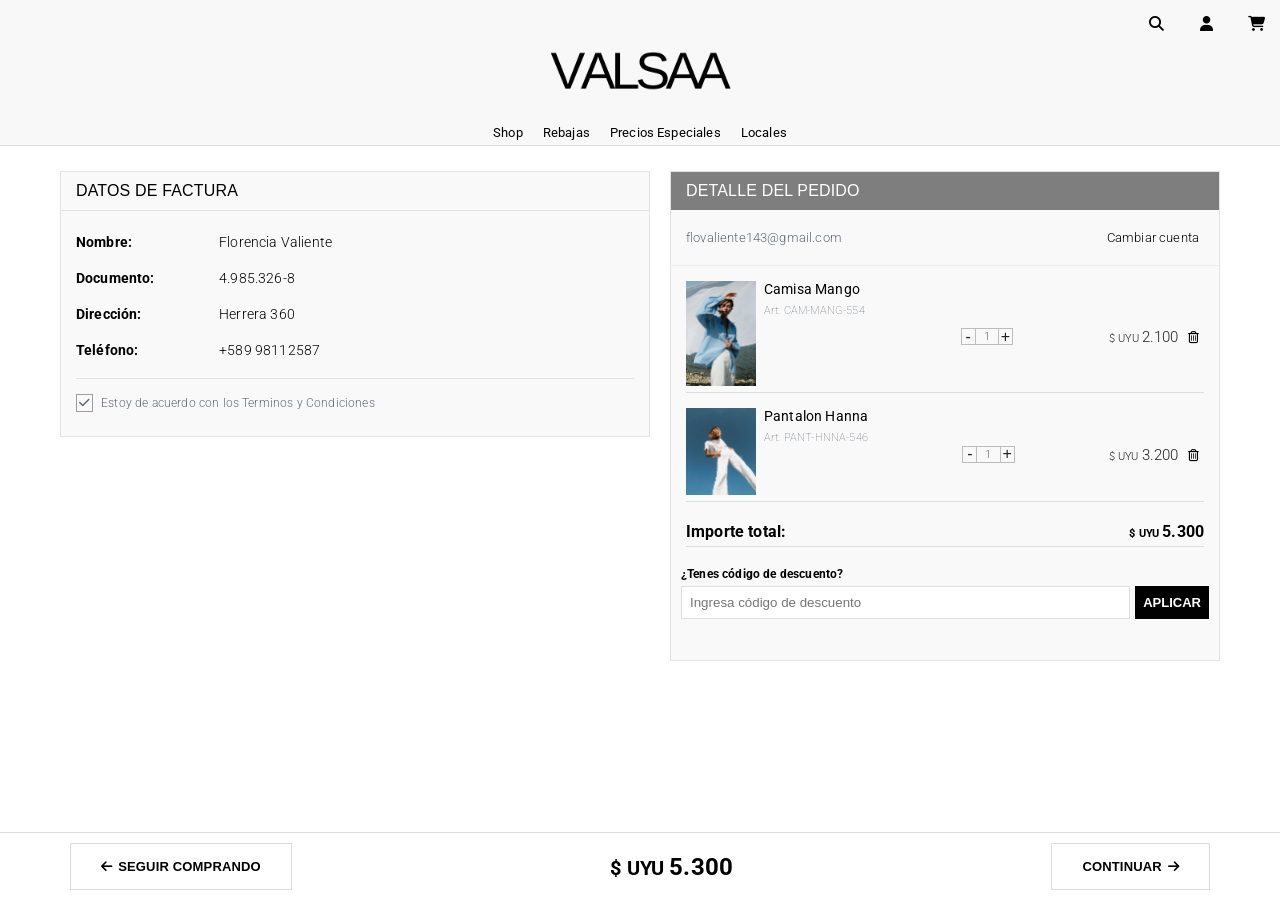
<file: sections/cart.html>
<html lang="en">
  <head>
    <meta charset="utf-8">
    <meta name="viewport" content="width=device-width, initial-scale=1">
    <link rel="stylesheet" href="https://fonts.googleapis.com/css?family=Roboto:300,300italic,700,700italic">
    <link rel="stylesheet" href="https://cdnjs.cloudflare.com/ajax/libs/font-awesome/6.6.0/css/all.min.css">
    <link rel="stylesheet" href="https://fontawesome.com/icons">
    <link rel="stylesheet" href="../css/estilos.css">
    <title>Shop | Valsaa</title>
  </head>
  <body>
    
    <header>
      <nav id="nav-bar" class="nav-bar">
        <div class="nav-bar-icons">
          <a href="#" class="menu-toggle"><i class="fas fa-bars"></i></a>
          <a href="#" class="icon"><i class="fas fa-search"></i></a>
          <a href="#" class="icon"><i class="fas fa-user"></i></a>
          <a href="./cart.html" class="icon"><i class="fas fa-shopping-cart"></i></a>
        </div>
        <div class="nav-bar-brand">
          <a href="../index.html">
            <img src="../public/img/logo.png" alt="Valsaa Logo" class="brand-logo">
          </a>
        </div>
        <div class="nav-bar-bottom">
          <ul class="nav-bar-menu">
            <li><a href="./shop.html">Shop</a></li>
            <li><a href="#">Rebajas</a></li>
            <li><a href="#">Precios Especiales</a></li>
            <li><a href="./locales.html">Locales</a></li>
          </ul>
        </div>
      </nav>
    </header>

    <main>
      <div class="cart-container">
        <div class="cart-data fact-data">
          <h2>DATOS DE FACTURA</h2>
          <ul class="cart-items">
            <li class="cart-item">
              <span class="tit">Nombre:</span>
              <span class="val">Florencia Valiente</span>
            </li>
            <li class="cart-item">
              <span class="tit">Documento:</span>
              <span class="val">4.985.326-8</span>
            </li>
            <li class="cart-item">
              <span class="tit">Dirección:</span>
              <span class="val">Herrera 360</span>
            </li>
            <li class="cart-item">
              <span class="tit">Teléfono:</span>
              <span class="val">+589 98112587</span>
            </li>
            <li class="term-cond">
              <i class="fa-solid fa-check"></i>
              <span>Estoy de acuerdo con los Terminos y Condiciones</span>
            </li>
          </ul>
        </div>
        <div class="cart-data cart-details">
          <h2>DETALLE DEL PEDIDO</h2>
          <div class="cart-account">
            <p>flovaliente143@gmail.com</p>
            <a href="#">Cambiar cuenta</a>
          </div>
          <ul class="cart-items">
            <li class="cart-item">
              <div class="cart-item-info">
                <img src="../public/img/prod1.jpg" alt="Camisa Mango" class="cart-item-img">
                <div class="cart-item-description">
                  <h3>Camisa Mango</h3>
                  <span>Art: CAM-MANG-554</span>
                </div>
              </div>
              <div class="cart-item-quantity">
                <button class="quantity-btn">-</button>
                <span>1</span>
                <button class="quantity-btn">+</button>
              </div>

              <div class="cart-item-price">
                <span class="sim">$ UYU </span>
                <span class="amount">2.100</span>
                <a id="cart-data"><i class="fa-regular fa-trash-can"></i></a>
              </div>
            </li>
            <li class="cart-item">
              <div class="cart-item-info">
                <img src="../public/img/prod2.jpg" alt="Camisa Mango" class="cart-item-img">
                <div class="cart-item-description">
                  <h3>Pantalon Hanna</h3>
                  <span>Art: PANT-HNNA-546</span>
                </div>
              </div>
              <div class="cart-item-quantity">
                <button class="quantity-btn">-</button>
                <span>1</span>
                <button class="quantity-btn">+</button>
              </div>

              <div class="cart-item-price">
                <span class="sim">$ UYU </span>
                <span class="amount">3.200</span>
                <a id="cart-data"><i class="fa-regular fa-trash-can"></i></a>
              </div>
            </li>
            <li class="total-fila">
              <div class="imp-tot">
                <span>Importe total:</span>
                <div>
                  <span class="sim">$ UYU </span>
                  <span class="amount">5.300</span>
                </div>
              </div>
            </li>
          </ul>
          <div class="discount">
            <span>¿Tenes código de descuento?</span>
            <form action="">
              <input type="text" placeholder="Ingresa código de descuento" required>
              <button class="btn-secondary">APLICAR</button>
            </form>
          </div>
        </div>
      </div>
    </main>
  
    <div class="cart-actions">
      <a href="./shop.html" class="back-btn"><i class="fa-solid fa-arrow-left"></i>SEGUIR COMPRANDO</a>
      <div>
        <span class="sim">$ UYU </span>
        <span class="amount">5.300</span>
      </div>
      <a href="/envio" class="continue-btn">CONTINUAR<i class="fa-solid fa-arrow-right"></i></a>
    </div>
    
  </body>
</html>
</file>
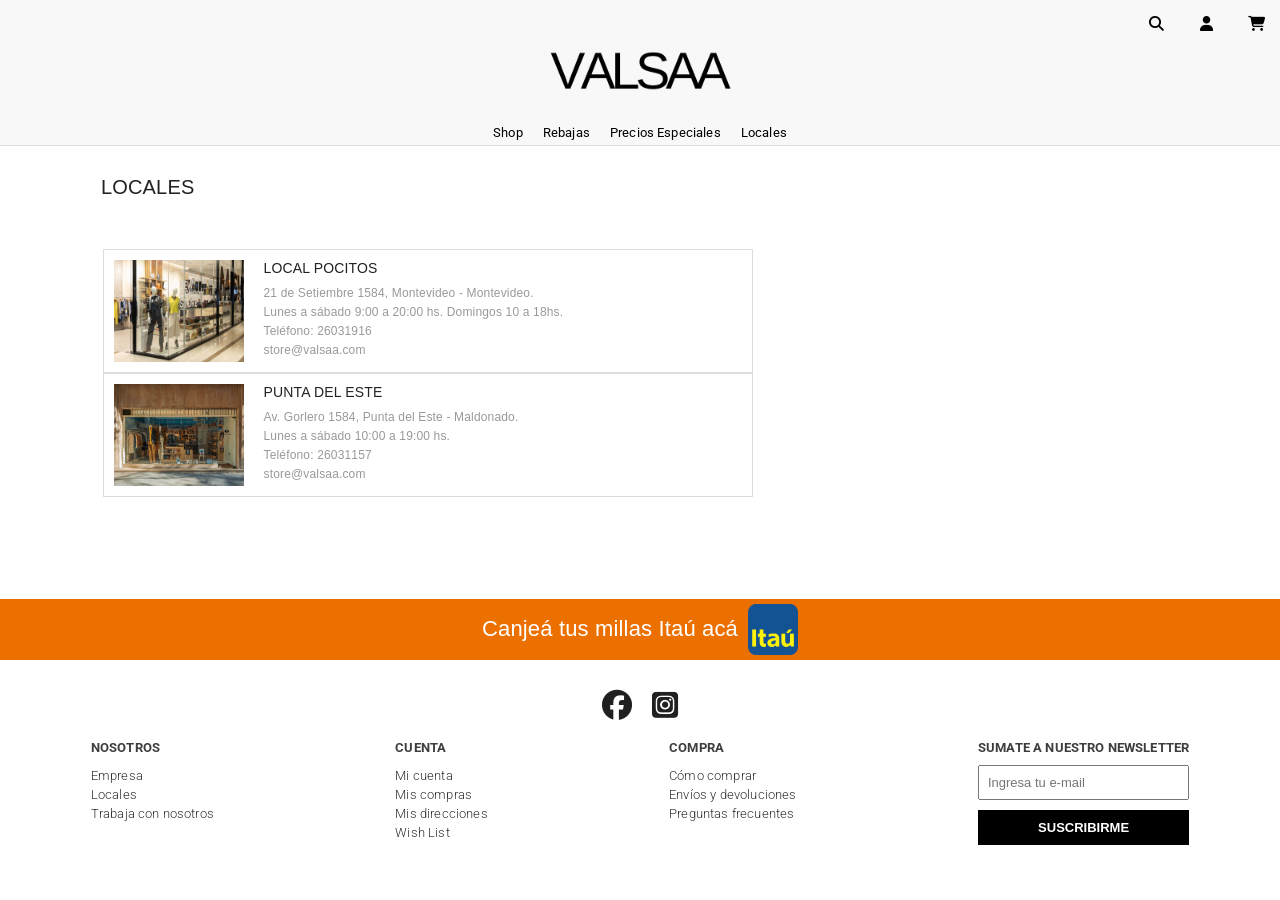
<file: sections/locales.html>
<html lang="en">
  <head>
    <meta charset="utf-8">
    <meta name="viewport" content="width=device-width, initial-scale=1">
    <link rel="stylesheet" href="https://fonts.googleapis.com/css?family=Roboto:300,300italic,700,700italic">
    <link rel="stylesheet" href="https://cdnjs.cloudflare.com/ajax/libs/font-awesome/6.6.0/css/all.min.css">
    <link rel="stylesheet" href="https://fontawesome.com/icons">
    <link rel="stylesheet" href="../css/estilos.css">
    <title>Shop | Valsaa</title>
  </head>
  <body>
    
    <header>
      <nav id="nav-bar" class="nav-bar">
        <div class="nav-bar-icons">
          <a href="#" class="menu-toggle"><i class="fas fa-bars"></i></a>
          <a href="#" class="icon"><i class="fas fa-search"></i></a>
          <a href="#" class="icon"><i class="fas fa-user"></i></a>
          <a href="./cart.html" class="icon"><i class="fas fa-shopping-cart"></i></a>
        </div>
        <div class="nav-bar-brand">
          <a href="../index.html">
            <img src="../public/img/logo.png" alt="Valsaa Logo" class="brand-logo">
          </a>
        </div>
        <div class="nav-bar-bottom">
          <ul class="nav-bar-menu">
            <li><a href="./shop.html">Shop</a></li>
            <li><a href="#">Rebajas</a></li>
            <li><a href="#">Precios Especiales</a></li>
            <li><a href="./locales.html">Locales</a></li>
          </ul>
        </div>
      </nav>
    </header>

    <main>
      <div class="local-section">
        <h1>LOCALES</h1>
        <div class="local-container">
          <div class="local-info">
            <div class="local">
              <img src="../public/img/local.jpg" alt="Local Pocitos" class="local-image">
              <div class="local-details">
                <h2>LOCAL POCITOS</h2>
                <p>21 de Setiembre 1584, Montevideo - Montevideo.</p>
                <p>Lunes a sábado 9:00 a 20:00 hs. Domingos 10 a 18hs.</p>
                <p>Teléfono: 26031916</p>
                <p>store@valsaa.com</p>
              </div>
            </div>
            <div class="local">
              <img src="../public/img/local2.webp" alt="Local Pocitos" class="local-image">
              <div class="local-details">
                <h2>PUNTA DEL ESTE</h2>
                <p>Av. Gorlero 1584, Punta del Este - Maldonado.</p>
                <p>Lunes a sábado 10:00 a 19:00 hs.</p>
                <p>Teléfono: 26031157</p>
                <p>store@valsaa.com</p>
              </div>
            </div>
          </div>
          <div class="local-map">
            <iframe src="https://www.google.com/maps/embed?pb=!1m18!1m12!1m3!1d1156.6570387759032!2d-56.156271069010565!3d-34.91848987292875!2m3!1f0!2f0!3f0!3m2!1i1024!2i768!4f13.1!3m3!1m2!1s0x959f80ffc63bf7d3%3A0x6b321b2e355bec99!2sMontevideo%2C%20Departamento%20de%20Montevideo!5e0!3m2!1ses!2suy!4v1730164560907!5m2!1ses!2suy" width="400" height="300" style="border:0;" allowfullscreen="" loading="lazy" referrerpolicy="no-referrer-when-downgrade"></iframe>
          </div>
        </div>
      </div>
    </main>
    
    <footer>
      <div class="top-bar">
        <span>Canjeá tus millas Itaú acá</span>
        <img src="../public/img/itau.png" alt="Itaú" class="itau-logo">
      </div>

      <div class="social-footer">
        <ul>
          <li><a href=""><i class="fa-brands fa-facebook"></i></a></li>
          <li><a href=""><i class="fa-brands fa-square-instagram"></i></a></li>
        </ul>
      </div>

      <div class="footer-content">
        <div class="column clm-nosotros">
          <div class="hdr">
            <div class="tit">NOSOTROS</div>
          </div>
          <ul>
              <li><a href="#">Empresa</a></li>
              <li><a href="#">Locales</a></li>
              <li><a href="#">Trabaja con nosotros</a></li>
          </ul>
        </div>
        <div class="column clm-cuenta">
          <div class="hdr">
            <div class="tit">CUENTA</div>
          </div>
          <ul>
              <li><a href="#">Mi cuenta</a></li>
              <li><a href="#">Mis compras</a></li>
              <li><a href="#">Mis direcciones</a></li>
              <li><a href="#">Wish List</a></li>
          </ul>
        </div>
        <div class="column clm-compra">
          <div class="hdr">
            <div class="tit">COMPRA</div>
          </div>
          <ul>
              <li><a href="#">Cómo comprar</a></li>
              <li><a href="#">Envíos y devoluciones</a></li>
              <li><a href="#">Preguntas frecuentes</a></li>
          </ul>
        </div>
        <div class="column clm-newsletter">
          <div class="hdr">
            <div class="tit">SUMATE A NUESTRO NEWSLETTER</div>
          </div>
          <form action="">
            <input type="email" placeholder="Ingresa tu e-mail" required>
            <button type="submit" class="btn-secondary" id="btn-submit">SUSCRIBIRME</button>
          </form>
        </div>
      </div>
    </footer>
    
  </body>
</html>
</file>
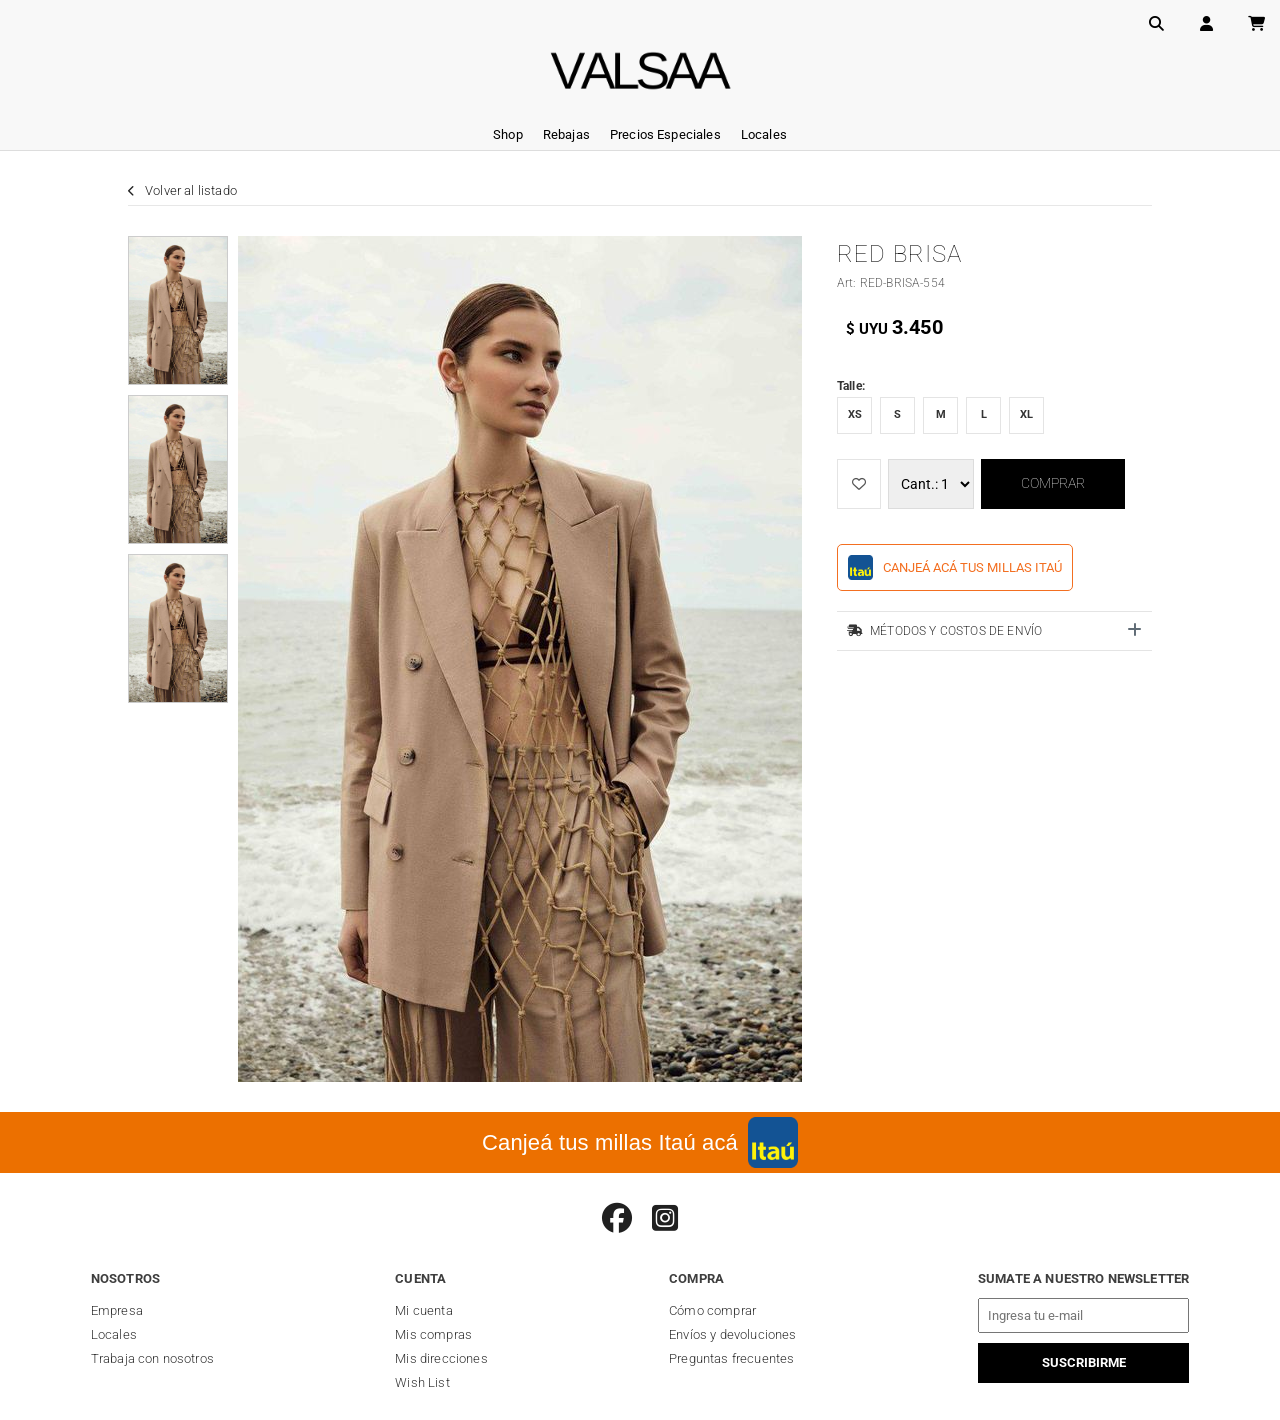
<file: sections/producto.html>
<html lang="en">
  <head>
    <meta charset="utf-8">
    <meta name="viewport" content="width=device-width, initial-scale=1">
    <link href="https://cdn.jsdelivr.net/npm/bootstrap@5.3.3/dist/css/bootstrap.min.css" rel="stylesheet" integrity="sha384-QWTKZyjpPEjISv5WaRU9OFeRpok6YctnYmDr5pNlyT2bRjXh0JMhjY6hW+ALEwIH" crossorigin="anonymous">
    <link rel="stylesheet" href="https://fonts.googleapis.com/css?family=Roboto:300,300italic,700,700italic">
    <link rel="stylesheet" href="https://cdnjs.cloudflare.com/ajax/libs/font-awesome/6.6.0/css/all.min.css">
    <link rel="stylesheet" href="https://fontawesome.com/icons">
    <link rel="stylesheet" href="../css/estilos.css">
    <title>Shop | Valsaa</title>
  </head>
  <body>
    <header>
      <nav id="nav-bar" class="nav-bar">
        <div class="nav-bar-icons">
          <a href="#" class="menu-toggle"><i class="fas fa-bars"></i></a>
          <a href="#" class="icon"><i class="fas fa-search"></i></a>
          <a href="#" class="icon"><i class="fas fa-user"></i></a>
          <a href="./cart.html" class="icon"><i class="fas fa-shopping-cart"></i></a>
        </div>
        <div class="nav-bar-brand">
          <a href="../index.html">
            <img src="../public/img/logo.png" alt="Valsaa Logo" class="brand-logo">
          </a>
        </div>
        <div class="nav-bar-bottom">
          <ul class="nav-bar-menu">
            <li><a href="./shop.html">Shop</a></li>
            <li><a href="#">Rebajas</a></li>
            <li><a href="#">Precios Especiales</a></li>
            <li><a href="./locales.html">Locales</a></li>
          </ul>
        </div>
      </nav>
    </header>
    
    <main>
      <div class="product-page">
        <div class="text-with-border">
          <a href="./shop.html" class="back-link"><i class="fa-solid fa-chevron-left"></i>Volver al listado</a>
        </div>

        <div class="product-content">
          <div class="product-images">
            <div class="thumbnails">
              <img src="../public/img/prod6.jpg" alt="Red Brisa 1">
              <img src="../public/img/prod6.jpg" alt="Red Brisa 2">
              <img src="../public/img/prod6.jpg" alt="Red Brisa 3">
            </div>
            <div class="main-image">
              <img src="../public/img/prod6.jpg" alt="Red Brisa">
            </div>
          </div>
    
          <div class="product-details">
            <h1>RED BRISA</h1>
            <p class="product-code">Art: RED-BRISA-554</p>
            <div class="price-section">
              <span class="sim">$ UYU </span>
              <span class="amount">3.450</span>
            </div>
            <div class="product-options">
              <div class="sizes">
                <label for="sizes">Talle:</label>
                <div class="size-options">
                  <button>XS</button>
                  <button>S</button>
                  <button>M</button>
                  <button>L</button>
                  <button>XL</button>
                </div>
              </div>
              <div class="actions">
                <button class="wishlist-button"><i class="fa-regular fa-heart"></i></button>
                <div class="quantity">
                  <select id="quantity" name="quantity">
                    <option value="1">Cant.: 1</option>
                    <option value="2">Cant.: 2</option>
                    <option value="3">Cant.: 3</option>
                    <option value="4">Cant.: 4</option>
                  </select>
                </div>
                <button class="btn btn-secondary">COMPRAR</button>
              </div>
            </div>
    
            
    
            <div class="itau-button">
              <button class="millas-button">
                <img src="../public/img/itau.png" alt="Itau"> CANJEÁ ACÁ TUS MILLAS ITAÚ
              </button>
            </div>
            
            <div class="shipping">
              <p class="shipping-info"><i class="fa-solid fa-truck-fast"></i>MÉTODOS Y COSTOS DE ENVÍO</p>
              <i class="fa-solid fa-plus"></i>
            </div>
            
          </div>
        </div>
      </div>
    </main>
    

    <footer>
        <div class="top-bar">
          <span>Canjeá tus millas Itaú acá</span>
          <img src="../public/img/itau.png" alt="Itaú" class="itau-logo">
        </div>
  
        <div class="social-footer">
          <ul>
            <li><a href=""><i class="fa-brands fa-facebook"></i></a></li>
            <li><a href=""><i class="fa-brands fa-square-instagram"></i></a></li>
          </ul>
        </div>
  
        <div class="footer-content">
          <div class="column clm-nosotros">
            <div class="hdr">
              <div class="tit">NOSOTROS</div>
            </div>
            <ul>
              <li><a href="#">Empresa</a></li>
              <li><a href="#">Locales</a></li>
              <li><a href="#">Trabaja con nosotros</a></li>
            </ul>
          </div>
          <div class="column clm-cuenta">
            <div class="hdr">
              <div class="tit">CUENTA</div>
            </div>
            <ul>
              <li><a href="#">Mi cuenta</a></li>
              <li><a href="#">Mis compras</a></li>
              <li><a href="#">Mis direcciones</a></li>
              <li><a href="#">Wish List</a></li>
            </ul>
          </div>
          <div class="column clm-compra">
            <div class="hdr">
              <div class="tit">COMPRA</div>
            </div>
            <ul>
              <li><a href="#">Cómo comprar</a></li>
              <li><a href="#">Envíos y devoluciones</a></li>
              <li><a href="#">Preguntas frecuentes</a></li>
            </ul>
          </div>
          <div class="column clm-newsletter">
            <div class="hdr">
              <div class="tit">SUMATE A NUESTRO NEWSLETTER</div>
            </div>
            <form action="">
              <input type="email" placeholder="Ingresa tu e-mail" required>
              <button type="submit" class="btn-secondary" id="btn-submit">SUSCRIBIRME</button>
            </form>
          </div>
        </div>
      </footer>
    <script src="https://cdn.jsdelivr.net/npm/bootstrap@5.3.3/dist/js/bootstrap.bundle.min.js" integrity="sha384-YvpcrYf0tY3lHB60NNkmXc5s9fDVZLESaAA55NDzOxhy9GkcIdslK1eN7N6jIeHz" crossorigin="anonymous"></script>
  </body>
</html>
</file>
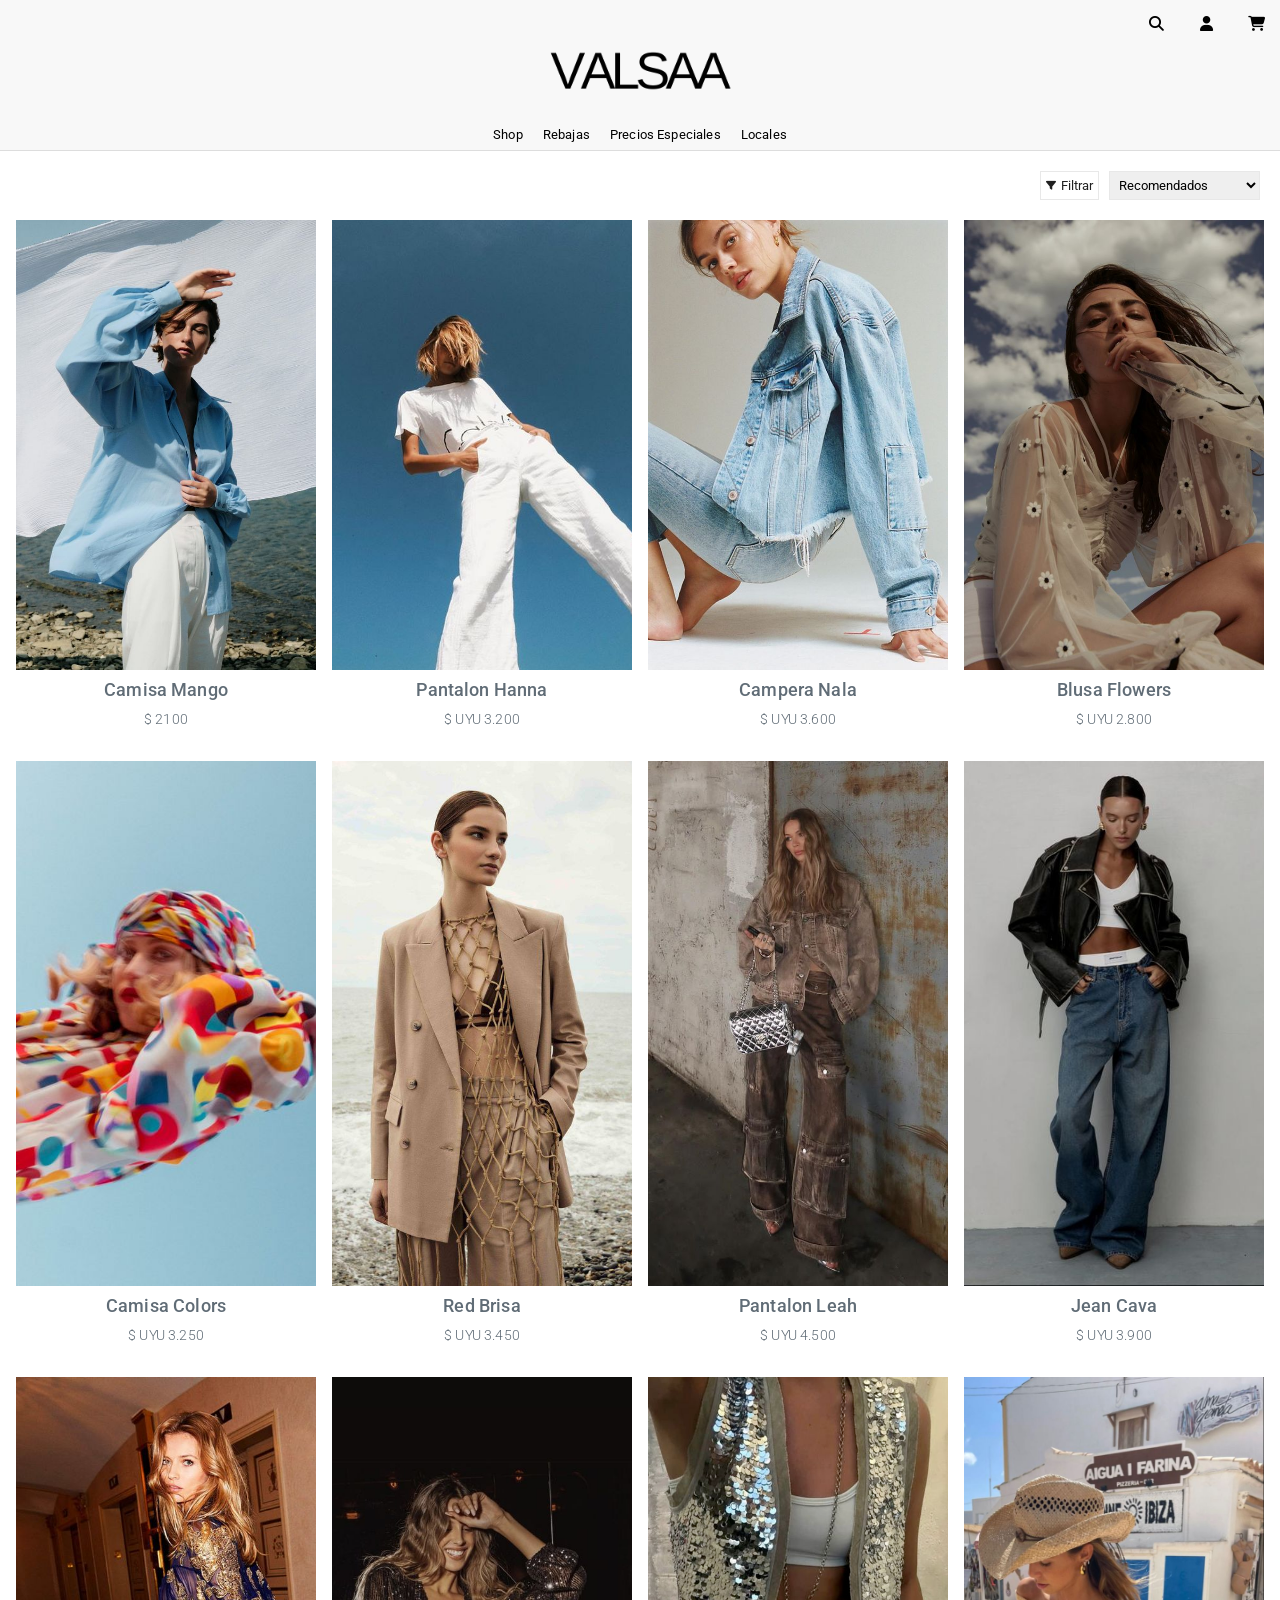
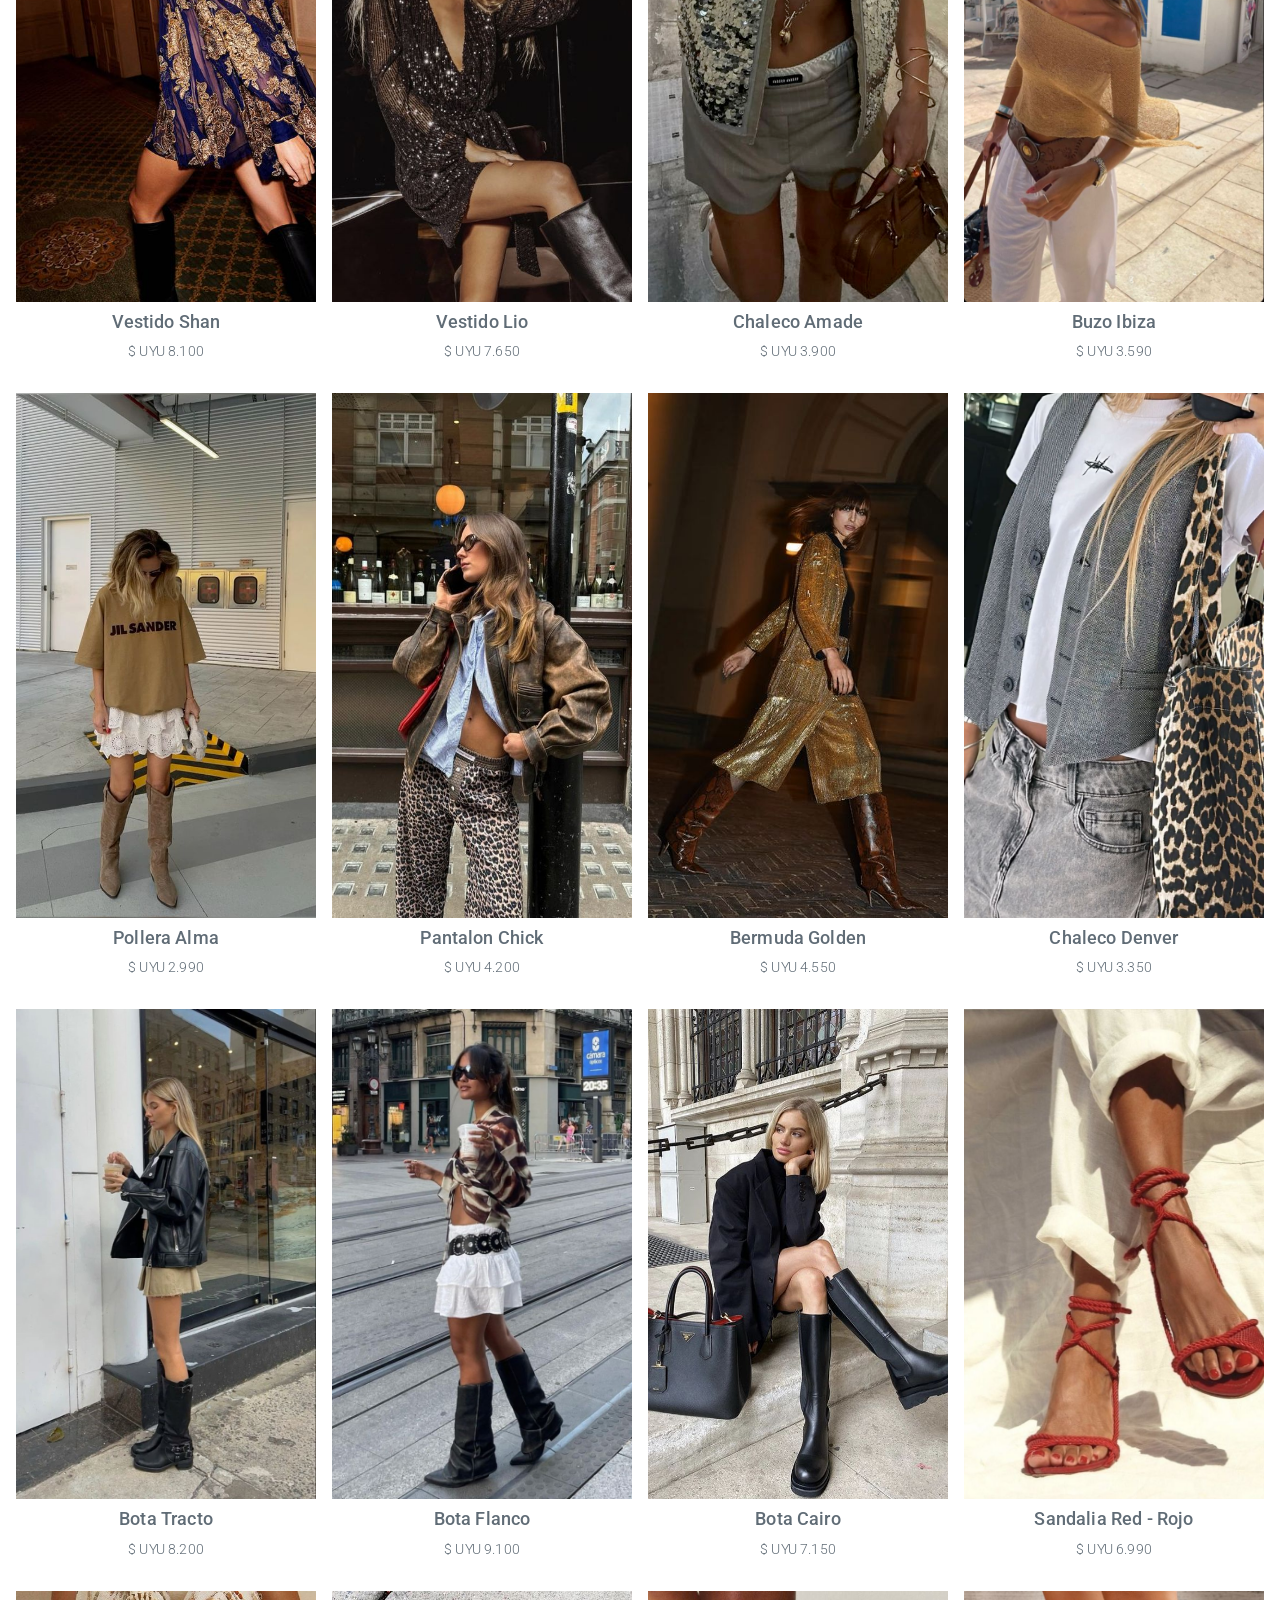
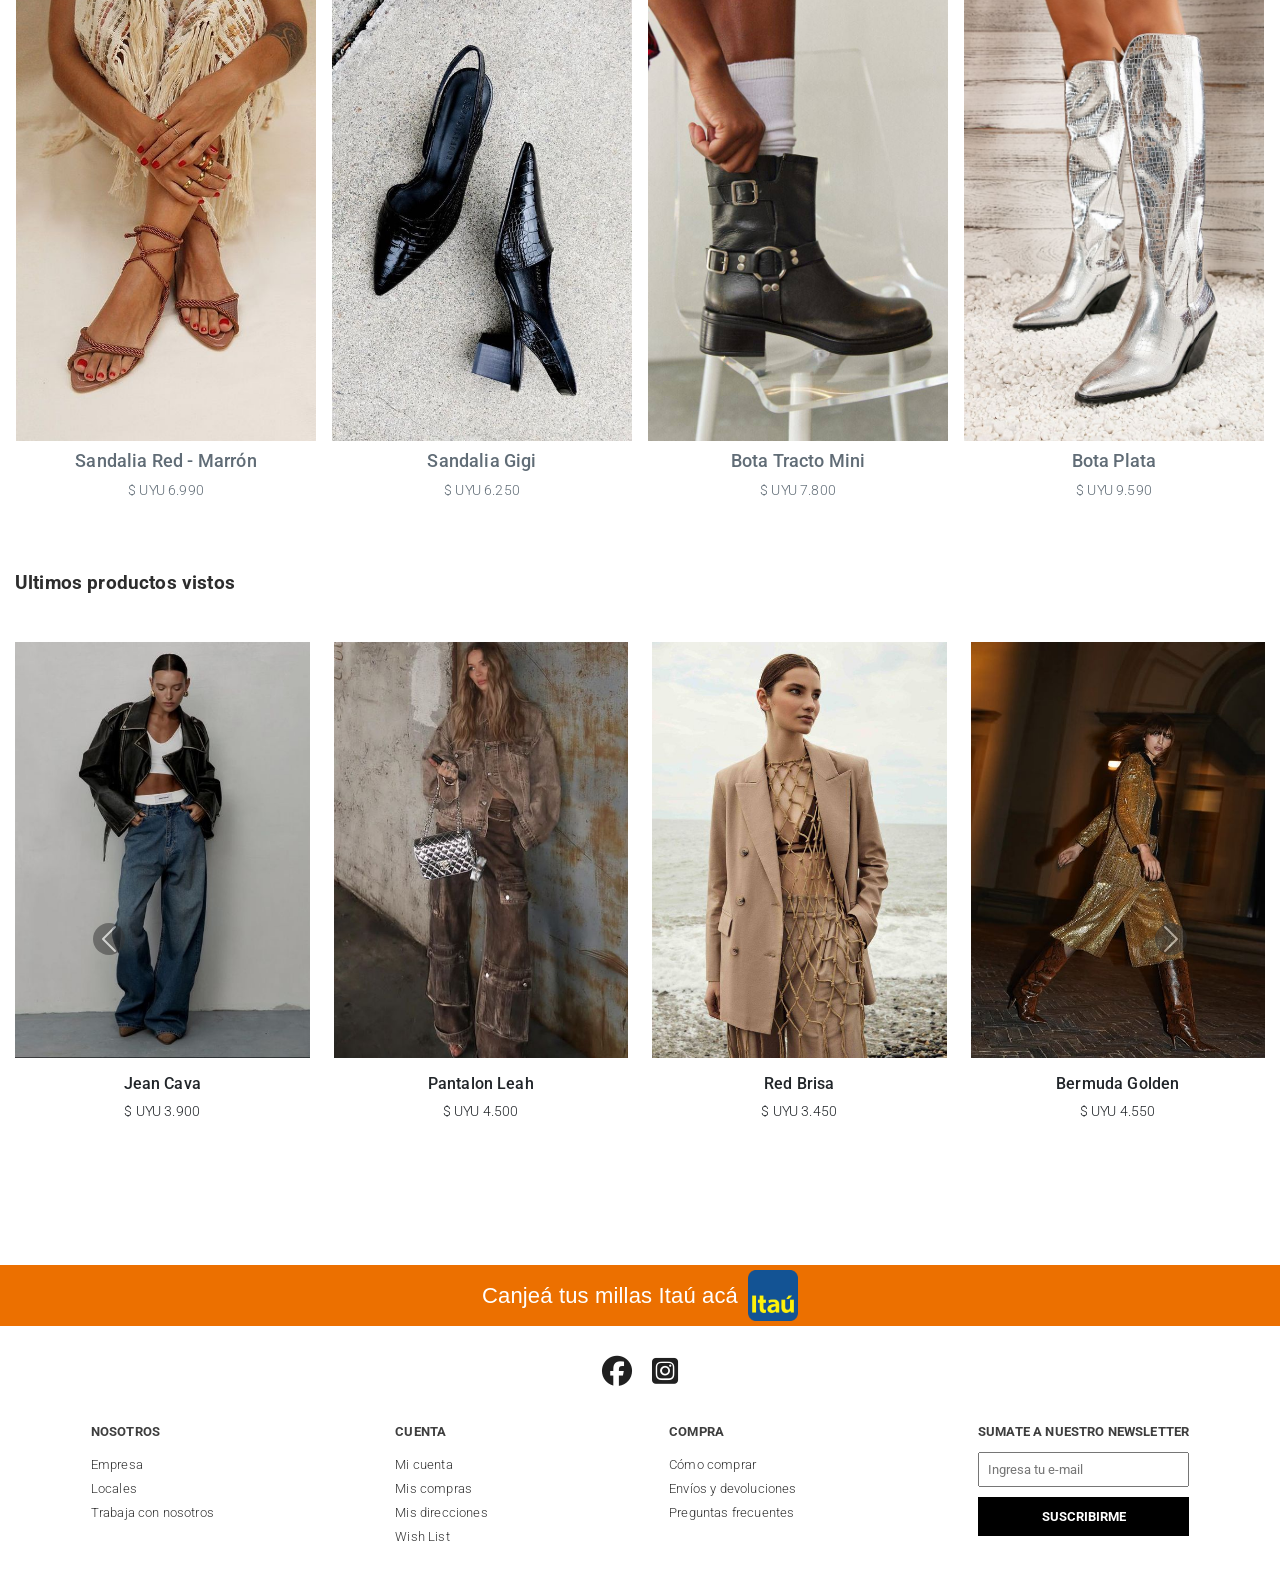
<file: sections/shop.html>
<html lang="en">
  <head>
    <meta charset="utf-8">
    <meta name="viewport" content="width=device-width, initial-scale=1">
    <link href="https://cdn.jsdelivr.net/npm/bootstrap@5.3.3/dist/css/bootstrap.min.css" rel="stylesheet" integrity="sha384-QWTKZyjpPEjISv5WaRU9OFeRpok6YctnYmDr5pNlyT2bRjXh0JMhjY6hW+ALEwIH" crossorigin="anonymous">
    <link rel="stylesheet" href="https://fonts.googleapis.com/css?family=Roboto:300,300italic,700,700italic">
    <link rel="stylesheet" href="https://cdnjs.cloudflare.com/ajax/libs/font-awesome/6.6.0/css/all.min.css">
    <link rel="stylesheet" href="https://fontawesome.com/icons">
    <link rel="stylesheet" href="../css/estilos.css">
    <title>Shop | Valsaa</title>
  </head>
  <body>
    
    <header>
      <nav id="nav-bar" class="nav-bar">
        <div class="nav-bar-icons">
          <a href="#" class="menu-toggle"><i class="fas fa-bars"></i></a>
          <a href="#" class="icon"><i class="fas fa-search"></i></a>
          <a href="#" class="icon"><i class="fas fa-user"></i></a>
          <a href="./cart.html" class="icon"><i class="fas fa-shopping-cart"></i></a>
        </div>
        <div class="nav-bar-brand">
          <a href="../index.html">
            <img src="../public/img/logo.png" alt="Valsaa Logo" class="brand-logo">
          </a>
        </div>
        <div class="nav-bar-bottom">
          <ul class="nav-bar-menu">
            <li><a href="./shop.html">Shop</a></li>
            <li><a href="#">Rebajas</a></li>
            <li><a href="#">Precios Especiales</a></li>
            <li><a href="./locales.html">Locales</a></li>
          </ul>
        </div>
      </nav>
    </header>

    <main>
      <div class="filter-container">
        <button class="filter-button"><i class="fas fa-filter"></i>Filtrar</button>
  
        <div class="dropdown">
          <select id="filter-options">
            <option value="recommended">Recomendados</option>
            <option value="price-asc">Menor precio</option>
            <option value="price-desc">Mayor precio</option>
            <option value="latest">Más Recientes</option>
          </select>
        </div>
      </div>
  
      <div class="table-responsive">
          <div class="container-products">
            <div class="products">
              <a href="./producto.html"><img src="../public/img/prod1.jpg" alt="Camisa Mango"></a>
              <div class="product-description">
                <h3 >Camisa Mango</h3>
                <span >$ 2100</span>
              </div>
            </div>
          </div>
  
          <div class="container-products">
            <div class="products">
              <a href="./producto.html"><img src="../public/img/prod2.jpg" alt="Pantalon Hanna"></a>
              <div class="product-description">
                <h3 >Pantalon Hanna</h3>
                <span >$ UYU 3.200</span>
              </div>
            </div>
          </div>
  
          <div class="container-products">
            <div class="products">
              <a href="./producto.html"><img src="../public/img/prod3.jpg" alt="Campera Nala"></a>
              <div class="product-description">
                <h3>Campera Nala</h3>
                <span>$ UYU 3.600</span>
              </div>
            </div>
          </div>
  
          <div class="container-products">
            <div class="products">
              <a href="./producto.html"><img src="../public/img/prod4.jpg" alt="Blusa Flowers"></a>
              <div class="product-description">
                <h3>Blusa Flowers</h3>
                <span>$ UYU 2.800</span>
              </div>
            </div>
          </div>
  
          <div class="container-products">
            <div class="products">
              <a href="./producto.html"><img src="../public/img/prod5.jpg" alt="Camisa Colors"></a>
              <div class="product-description">
                <h3>Camisa Colors</h3>
                <span>$ UYU 3.250</span>
              </div>
            </div>
          </div>
  
          <div class="container-products">
            <div class="products">
              <a href="./producto.html"><img src="../public/img/prod6.jpg" alt="Red Brisa"></a>
              <div class="product-description">
                <h3>Red Brisa</h3>
                <span>$ UYU 3.450</span>
              </div>
            </div>
          </div>
          <div class="container-products">
            <div class="products">
              <a href="./producto.html"><img src="../public/img/prod7.jpg" alt="Pantalon Leah"></a>
              <div class="product-description">
                <h3>Pantalon Leah</h3>
                <span>$ UYU 4.500</span>
              </div>
            </div>
          </div>
          <div class="container-products">
            <div class="products">
              <a href="./producto.html"><img src="../public/img/prod8.jpg" alt="Jean Cava"></a>
              <div class="product-description">
                <h3>Jean Cava</h3>
                <span>$ UYU 3.900</span>
              </div>
            </div>
          </div>
          <div class="container-products">
            <div class="products">
              <a href="./producto.html"><img src="../public/img/prod9.jpg" alt="Vestido Shan"></a>
              <div class="product-description">
                <h3>Vestido Shan</h3>
                <span>$ UYU 8.100</span>
              </div>
            </div>
          </div>
          <div class="container-products">
            <div class="products">
              <a href="./producto.html"><img src="../public/img/prod10.jpg" alt="Vestido Lio"></a>
              <div class="product-description">
                <h3>Vestido Lio</h3>
                <span>$ UYU 7.650</span>
              </div>
            </div>
          </div>
          <div class="container-products">
            <div class="products">
              <a href="./producto.html"><img src="../public/img/prod21.jpg" alt="Chaleco Amade"></a>
              <div class="product-description">
                <h3>Chaleco Amade</h3>
                <span>$ UYU 3.900</span>
              </div>
            </div>
          </div>
          <div class="container-products">
            <div class="products">
              <a href="./producto.html"><img src="../public/img/prod22.jpg" alt="Buzo Ibiza"></a>
              <div class="product-description">
                <h3>Buzo Ibiza</h3>
                <span>$ UYU 3.590</span>
              </div>
            </div>
          </div>
          <div class="container-products">
            <div class="products">
              <a href="./producto.html"><img src="../public/img/prod23.jpg" alt="Pollera Alma"></a>
              <div class="product-description">
                <h3>Pollera Alma</h3>
                <span>$ UYU 2.990</span>
              </div>
            </div>
          </div>
          <div class="container-products">
            <div class="products">
              <a href="./producto.html"><img src="../public/img/prod25.jpg" alt="Pantalon Chick"></a>
              <div class="product-description">
                <h3>Pantalon Chick</h3>
                <span>$ UYU 4.200</span>
              </div>
            </div>
          </div>
          <div class="container-products">
            <div class="products">
              <a href="./producto.html"><img src="../public/img/prod11.jpg" alt="Bermuda Golden"></a>
              <div class="product-description">
                <h3>Bermuda Golden</h3>
                <span>$ UYU 4.550</span>
              </div>
            </div>
          </div>
          <div class="container-products">
            <div class="products">
              <a href="./producto.html"><img src="../public/img/prod26.jpg" alt="Chaleco Denver"></a>
              <div class="product-description">
                <h3>Chaleco Denver</h3>
                <span>$ UYU 3.350</span>
              </div>
            </div>
          </div>
          <div class="container-products">
            <div class="products">
              <a href="./producto.html"><img src="../public/img/prod13.jpg" alt="Bota Tracto"></a>
              <div class="product-description">
                <h3>Bota Tracto</h3>
                <span>$ UYU 8.200</span>
              </div>
            </div>
          </div>
          <div class="container-products">
            <div class="products">
              <a href="./producto.html"><img src="../public/img/prod24.jpg" alt="Bota Flanco"></a>
              <div class="product-description">
                <h3>Bota Flanco</h3>
                <span>$ UYU 9.100</span>
              </div>
            </div>
          </div>
          <div class="container-products">
            <div class="products">
              <a href="./producto.html"><img src="../public/img/prod14.jpg" alt="Bota Cairo"></a>
              <div class="product-description">
                <h3>Bota Cairo</h3>
                <span>$ UYU 7.150</span>
              </div>
            </div>
          </div>
          <div class="container-products">
            <div class="products">
              <a href="./producto.html"><img src="../public/img/prod16.jpg" alt="Sandalia Red - Rojo"></a>
              <div class="product-description">
                <h3>Sandalia Red - Rojo</h3>
                <span>$ UYU 6.990</span>
              </div>
            </div>
          </div>
          <div class="container-products">
            <div class="products">
              <a href="./producto.html"><img src="../public/img/prod17.jpg" alt="Sandalia Red - Marrón"></a>
              <div class="product-description">
                <h3>Sandalia Red - Marrón</h3>
                <span>$ UYU 6.990</span>
              </div>
            </div>
          </div>
          <div class="container-products">
            <div class="products">
              <a href="./producto.html"><img src="../public/img/prod18.jpg" alt="Sandalia Gigi"></a>
              <div class="product-description">
                <h3>Sandalia Gigi</h3>
                <span>$ UYU 6.250</span>
              </div>
            </div>
          </div>
          <div class="container-products">
            <div class="products">
              <a href="./producto.html"><img src="../public/img/prod19.jpg" alt="Bota Tracto Mini"></a>
              <div class="product-description">
                <h3>Bota Tracto Mini</h3>
                <span>$ UYU 7.800</span>
              </div>
            </div>
          </div>
          <div class="container-products">
            <div class="products">
              <a href="./producto.html"><img src="../public/img/prod20.jpg" alt="Bota Plata"></a>
              <div class="product-description">
                <h3>Bota Plata</h3>
                <span>$ UYU 9.590</span>
              </div>
            </div>
          </div>
      </div>
  
      <div class="carousel-title">
        <h2>Ultimos productos vistos</h2>
      </div>
      <div id="carouselExampleFade" class="carousel slide">
        <div class="carousel-inner">
          <!-- Primera diapositiva con 4 productos -->
          <div class="carousel-item active">
            <div class="row">
              <div class="col-md-3">
                <div class="card">
                  <img src="../public/img/prod8.jpg" class="card-img-top" alt="Jean Cava">
                  <div class="card-body">
                    <h3>Jean Cava</h3>
                    <p>$ UYU 3.900</p>
                  </div>
                </div>
              </div>
              <div class="col-md-3">
                <div class="card">
                  <img src="../public/img/prod7.jpg" class="card-img-top" alt="Pantalon Leah">
                  <div class="card-body">
                    <h3>Pantalon Leah</h3>
                    <p>$ UYU 4.500</p>
                  </div>
                </div>
              </div>
              <div class="col-md-3">
                <div class="card">
                  <img src="../public/img/prod6.jpg" class="card-img-top" alt="Red Brisa">
                  <div class="card-body">
                    <h3>Red Brisa</h3>
                    <p>$ UYU 3.450</p>
                  </div>
                </div>
              </div>
              <div class="col-md-3">
                <div class="card">
                  <img src="../public/img/prod11.jpg" class="card-img-top" alt="Bermuda Golden">
                  <div class="card-body">
                    <h3>Bermuda Golden</h3>
                    <p>$ UYU 4.550</p>
                  </div>
                </div>
              </div>
            </div>
          </div>
      
          <!-- Segunda diapositiva con otros 4 productos -->
          <div class="carousel-item">
            <div class="row">
              <div class="col-md-3">
                <div class="card">
                  <img src="../public/img/prod22.jpg" class="card-img-top" alt="Buzo Ibiza">
                  <div class="card-body">
                    <h3>Buzo Ibiza</h3>
                    <p>$ UYU 3.590</p>
                  </div>
                </div>
              </div>
              <div class="col-md-3">
                <div class="card">
                  <img src="../public/img/prod15_3.jpg" class="card-img-top" alt="Bota Tracto">
                  <div class="card-body">
                    <h3>Bota Tracto</h3>
                    <p>$ UYU 8.200</p>
                  </div>
                </div>
              </div>
              <div class="col-md-3">
                <div class="card">
                  <img src="../public/img/prod16.jpg" class="card-img-top" alt="Sandalia Red - Rojo">
                  <div class="card-body">
                    <h3>Sandalia Red - Rojo</h3>
                    <p>$ UYU 6.990</p>
                  </div>
                </div>
              </div>
              <div class="col-md-3">
                <div class="card">
                  <img src="../public/img/prod21.jpg" class="card-img-top" alt="Chaleco Amade">
                  <div class="card-body">
                    <h3>Chaleco Amade</h3>
                    <p>$ UYU 3.900</p>
                  </div>
                </div>
              </div>
            </div>
          </div>
      
        </div>
      
        <!-- Controles de navegación del carrusel -->
        <button class="carousel-control-prev" type="button" data-bs-target="#carouselExampleFade" data-bs-slide="prev">
          <span class="carousel-control-prev-icon" aria-hidden="true"></span>
          <span class="visually-hidden">Previous</span>
        </button>
        <button class="carousel-control-next" type="button" data-bs-target="#carouselExampleFade" data-bs-slide="next">
          <span class="carousel-control-next-icon" aria-hidden="true"></span>
          <span class="visually-hidden">Next</span>
        </button>
      </div>
    </main>

    <footer>
      <div class="top-bar">
        <span>Canjeá tus millas Itaú acá</span>
        <img src="../public/img/itau.png" alt="Itaú" class="itau-logo">
      </div>

      <div class="social-footer">
        <ul>
          <li><a href=""><i class="fa-brands fa-facebook"></i></a></li>
          <li><a href=""><i class="fa-brands fa-square-instagram"></i></a></li>
        </ul>
      </div>

      <div class="footer-content">
        <div class="column clm-nosotros">
          <div class="hdr">
            <div class="tit">NOSOTROS</div>
          </div>
          <ul>
              <li><a href="#">Empresa</a></li>
              <li><a href="#">Locales</a></li>
              <li><a href="#">Trabaja con nosotros</a></li>
          </ul>
        </div>
        <div class="column clm-cuenta">
          <div class="hdr">
            <div class="tit">CUENTA</div>
          </div>
          <ul>
              <li><a href="#">Mi cuenta</a></li>
              <li><a href="#">Mis compras</a></li>
              <li><a href="#">Mis direcciones</a></li>
              <li><a href="#">Wish List</a></li>
          </ul>
        </div>
        <div class="column clm-compra">
          <div class="hdr">
            <div class="tit">COMPRA</div>
          </div>
          <ul>
              <li><a href="#">Cómo comprar</a></li>
              <li><a href="#">Envíos y devoluciones</a></li>
              <li><a href="#">Preguntas frecuentes</a></li>
          </ul>
        </div>
        <div class="column clm-newsletter">
          <div class="hdr">
            <div class="tit">SUMATE A NUESTRO NEWSLETTER</div>
          </div>
          <form action="">
            <input type="email" placeholder="Ingresa tu e-mail" required>
            <button type="submit" id="btn-submit">SUSCRIBIRME</button>
          </form>
        </div>
      </div>
    </footer>
    
    <script src="https://cdn.jsdelivr.net/npm/bootstrap@5.3.3/dist/js/bootstrap.bundle.min.js" integrity="sha384-YvpcrYf0tY3lHB60NNkmXc5s9fDVZLESaAA55NDzOxhy9GkcIdslK1eN7N6jIeHz" crossorigin="anonymous"></script>
  </body>
</html>
</file>
<file: css/estilos.css>
@charset "UTF-8";
* {
  margin: 0;
  padding: 0;
  box-sizing: border-box; /* Para que el padding y el borde están incluidos en el ancho y el alto especificados*/
}

body {
  color: #606c76;
  font-family: "Montserrat", "Roboto", "Helvetica Neue", "Helvetica", "Arial", sans-serif;
  font-weight: 300;
  letter-spacing: 0.01em;
  -webkit-text-size-adjust: 100%;
}

hr {
  background-color: rgba(174, 174, 174, 0.3529411765);
  border: none; /* Elimina el borde predeterminado */
  height: 0.5px; /* Ajusta el grosor */
}

a {
  text-decoration: none;
  color: #000000;
}

a:focus, a:hover {
  color: #7a7a7a;
  transition: 0.5s;
}

p {
  margin-bottom: 0;
}

ul {
  padding-left: 0;
  list-style: circle inside;
  list-style: none;
}

li {
  line-height: inherit;
  margin: 0;
}

h3 {
  text-decoration: none;
}

input {
  padding: 3px;
}

/*---BUTTONS---*/
#btn-submit {
  margin-top: 10px; /* Espacio entre el campo de correo y el botón */
  width: 100%; /* Para que el botón ocupe todo el ancho */
  padding: 10px;
  background-color: black;
  color: white;
  border: none;
  font-weight: bold;
  text-align: center;
  cursor: pointer;
  font-size: small;
}

.btn-secondary {
  padding: 8px;
  background-color: black;
  color: rgb(255, 255, 255);
  border: none;
  border-radius: 0;
  font-weight: bold;
  text-align: center;
  cursor: pointer;
  font-size: small;
  align-items: center;
  transition: all 0, 3s;
}

.btn-secondary:hover {
  background-color: rgb(57, 57, 57);
  color: rgb(255, 255, 255);
}

header nav {
  position: relative;
  background-color: #F8F8F8;
  border-bottom: 1px solid #ddd;
}
header nav .nav-bar-icons {
  display: flex;
  gap: 20px;
  justify-content: right;
  position: relative;
}
header nav .nav-bar-icons .menu-toggle {
  display: none; /* Oculto menu hamburguesa al principio*/
}
header nav .nav-bar-icons .icon {
  text-decoration: none;
  color: #000;
  margin-top: 16px;
  margin-right: 15px;
}
header nav .nav-bar-icons .icon:hover {
  color: #595959;
}
header nav .nav-bar-icons .icon i {
  font-size: 15px;
}
header nav .nav-bar-brand {
  position: absolute;
  left: 50%;
  transform: translate(-50%, 50%);
}
header nav .nav-bar-brand a img {
  width: 240px;
}
header nav .nav-bar-bottom {
  text-align: center;
  margin-top: 70px;
}
header nav .nav-bar-bottom ul {
  list-style: none;
  display: inline-flex;
  gap: 20px;
  padding: 0;
  margin: 5px;
  margin-top: 1.5rem;
}
header nav .nav-bar-bottom ul li {
  display: inline;
}
header nav .nav-bar-bottom ul li a {
  text-decoration: none;
  color: #000;
  font-size: 13px;
  font-weight: normal;
  transition: color 0.3s;
}
header nav .nav-bar-bottom ul li a:hover {
  color: #595959;
}

/*---INDEX---*/
.main-header {
  height: 100vh; /* Ocupa toda la pantalla */
  background-image: url("../public/img/banneri.png");
  background-size: cover;
  background-position: center;
  display: flex;
  align-items: center;
  justify-content: center;
  color: white;
  text-align: center;
  position: relative;
}
.main-header div h1 {
  font-size: 58px;
  font-weight: bold;
}
.main-header div p {
  font-size: 19px;
}

.container-img {
  position: relative;
  background-color: #000;
  width: 100%;
  height: 1500px;
  overflow: hidden;
  display: flex;
  flex-direction: column;
  padding: 3rem;
}
.container-img section {
  position: absolute; /* Permite posicionar las imágenes donde quieras dentro del contenedor */
}
.container-img section:nth-child(1) {
  top: 3%;
  left: 20%;
}
.container-img section:nth-child(1) .text-image {
  position: absolute;
  top: 50%;
  left: 60%;
  transform: translate(10%, -90%);
  text-align: center;
  color: white;
  text-shadow: 2px 2px 10px rgba(0, 0, 0, 0.7);
}
.container-img section:nth-child(1) .text-image h1 {
  font-family: "Montserrat", sans-serif;
  font-size: 3.5rem;
  font-weight: lighter;
  margin: 0;
  white-space: nowrap;
  letter-spacing: 0.5rem;
}
.container-img section:nth-child(1) .text-image p {
  font-family: "Love", sans-serif;
  font-size: 0.8rem;
  margin-top: 5px;
}
.container-img section:nth-child(2) {
  bottom: 7%;
  left: 30%;
}
.container-img section:nth-child(2) .text-image {
  position: absolute;
  bottom: 78%;
  left: 63%;
  transform: translate(31%, -20%) rotate(90deg);
  text-align: center;
  color: white;
  text-shadow: 2px 2px 10px rgba(0, 0, 0, 0.7);
}
.container-img section:nth-child(2) .text-image h2 {
  font-family: "Montserrat", sans-serif;
  font-size: 0.9rem;
  font-weight: lighter;
  margin: 0;
  white-space: nowrap;
  letter-spacing: 0.5rem;
}
.container-img section img {
  display: block;
  max-width: 450px;
  height: auto;
}

/*---SHOP---*/
.filter-container {
  display: flex;
  justify-content: flex-end;
  gap: 10px;
  margin: 20px;
  align-items: center;
}
.filter-container button {
  font-size: 13px;
  display: flex;
  align-items: center;
  padding: 4px 5px;
  border: 1px solid #e8e8e8;
  color: #202020;
  background-color: white;
  border-radius: 0;
  cursor: pointer;
}
.filter-container button:hover {
  background-color: #f1f1f1;
  color: #000;
  border-color: #e8e8e8;
}
.filter-container button i {
  font-size: 10px;
  margin-right: 5px;
}
.filter-container .dropdown {
  display: flex;
  align-items: center;
}
.filter-container .dropdown #filter-options {
  font-size: 13px;
  padding: 5px;
  padding-right: 35px;
  border: 1px solid #e8e8e8;
  border-radius: 0;
  cursor: pointer;
}

.table-responsive {
  display: grid;
  flex-wrap: wrap;
  grid-template-columns: repeat(4, 1fr);
  max-width: 100%; /* Limita el ancho máximo del grid */
  gap: 1rem;
  margin: 1rem;
}
.table-responsive .container-products {
  display: flex;
  justify-content: center;
  align-items: center;
}
.table-responsive .container-products .products {
  width: 100%;
  height: 100%;
  max-height: 600px;
  min-height: 450px;
  display: flex;
  flex-direction: column;
  align-items: center;
}
.table-responsive .container-products .products a {
  width: 100%;
  height: 100%; /* Ajusta la altura para que las imágenes del mismo tamaño */
  overflow: hidden;
}
.table-responsive .container-products .products a img {
  width: 100%;
  height: 100%;
  object-fit: cover;
  cursor: pointer;
}
.table-responsive .container-products .products .product-description {
  text-align: center; /* Asegura que todo el contenido dentro de .product-description esté centrado */
  display: flex;
  flex-direction: column;
  align-items: center;
}
.table-responsive .container-products .products .product-description h3 {
  font-size: 1.1rem;
  margin-top: 10px;
  margin-bottom: 8px;
}
.table-responsive .container-products .products .product-description span {
  font-size: 0.9rem;
  margin-top: 0;
  margin-bottom: 0.9rem;
}

/*---CARROUSEL BOOTSTRAP---*/
.carousel-title h2 {
  font-size: 19px;
  color: #2d2d2d;
  font-weight: bold;
  justify-content: left;
  margin: 15px;
  margin-top: 3.5rem;
  margin-bottom: 3rem;
}

.carousel {
  margin: 15px;
}
.carousel div {
  margin-bottom: 0;
  padding-bottom: 0;
}
.carousel div .carousel-item {
  text-align: center;
}
.carousel div .carousel-item .row {
  margin-bottom: 0;
}
.carousel div .carousel-item .row .col-md-3 {
  padding-bottom: 0;
}
.carousel div .carousel-item .row .col-md-3 .card {
  height: 100%; /* todas las tarjetas tengan la misma altura */
  border: none;
  box-shadow: none;
  margin-bottom: 0;
}
.carousel div .carousel-item .row .col-md-3 .card img {
  width: 100%; /* Que ocupen todo el ancho de la tarjeta */
  height: 70%; /* Ajusta altura */
  object-fit: cover; /* Ajusta las imágenes para que no se deformen */
  object-position: center; /* Centra las imágenes */
  border-radius: 0; /* Elimina bordes redondos */
}
.carousel div .carousel-item .row .col-md-3 .card .card-body {
  padding-bottom: 5px;
}
.carousel div .carousel-item .row .col-md-3 .card .card-body h3 {
  font-size: 1rem;
}
.carousel div .carousel-item .row .col-md-3 .card .card-body p {
  font-size: 0.9rem;
}
.carousel button .carousel-control-prev-icon {
  background-color: #333;
  border-radius: 50%;
  padding: 10px;
}
.carousel button .carousel-control-next-icon {
  background-color: #333;
  border-radius: 50%;
  padding: 10px;
}

/*---LOCAL---*/
.local-section {
  max-width: 1200px;
  margin: 0 auto;
  padding: 20px;
  font-family: Arial, sans-serif;
}
.local-section h1 {
  color: #222222;
  font-size: 20px;
  font-weight: 400;
  margin: 10 41 50;
}
.local-section .local-container {
  gap: 25px;
  display: flex;
  justify-content: center;
  border: none;
}
.local-section .local-container .local-info .local {
  border: 1px solid rgb(220, 220, 220);
  display: flex;
  width: 650px;
}
.local-section .local-container .local-info .local img {
  width: 150px;
  height: auto;
  border-radius: 0;
  padding: 10 10 10 10;
}
.local-section .local-container .local-info .local div {
  padding: 10 10 10 10;
}
.local-section .local-container .local-info .local div h2 {
  font-size: 14px;
  margin: 0 0 10px;
  color: #222222;
  font-weight: 100;
}
.local-section .local-container .local-info .local div p {
  font-size: 12px;
  color: #999999;
  margin: 5px 0;
}
.local-section .local-container .local-map iframe {
  border-radius: 0;
}

/*---CART---*/
.cart-container {
  display: flex;
  justify-content: center;
  margin: 25px;
  margin-bottom: 70px;
  gap: 20px;
}
.cart-container .cart-data {
  background-color: #f9f9f9;
  border-radius: 5px;
}
.cart-container .cart-data h2 {
  font-family: "Montserrat", sans-serif;
  font-size: 16px;
  text-align: left;
  font-weight: 400;
  width: 100%;
  padding: 10px;
  padding-left: 15px;
}
.cart-container .cart-data ul li {
  align-items: center;
  margin: 15px;
}
.cart-container .fact-data {
  width: 590px;
  height: 266px;
  border-radius: 0;
  border: 1px solid rgba(224, 224, 224, 0.906);
}
.cart-container .fact-data h2 {
  background-color: #f9f9f9;
  color: #000000;
  border-bottom: 1px solid rgba(224, 224, 224, 0.906);
}
.cart-container .fact-data ul {
  padding-top: 8px;
}
.cart-container .fact-data ul .term-cond {
  font-size: 12px;
  border-top: 1px solid rgba(224, 224, 224, 0.906);
  padding-top: 15px;
  display: flex;
}
.cart-container .fact-data ul .term-cond i {
  margin-right: 8px;
  padding: 2px;
  border: 1px solid #9d9d9d;
  cursor: pointer;
}
.cart-container .fact-data ul .cart-item {
  padding-bottom: 5px;
  font-size: 14px;
}
.cart-container .fact-data ul .cart-item .tit {
  display: inline-block;
  font-weight: bold;
  width: 140px;
}
.cart-container .fact-data ul .cart-item span {
  color: #000;
}
.cart-container .cart-details {
  width: 550px;
  height: 490px;
  border: 1px solid rgba(224, 224, 224, 0.906);
  border-radius: 0;
}
.cart-container .cart-details h2 {
  color: white;
  background-color: #7e7e7e;
}
.cart-container .cart-details .cart-account {
  display: flex;
  justify-content: space-between;
  font-size: 13px;
  border-bottom: 1px solid #ededed;
  margin-bottom: 15px;
  padding: 20px;
  padding-left: 15px;
}
.cart-container .cart-details ul {
  align-items: center;
}
.cart-container .cart-details ul li {
  display: flex;
  justify-content: space-between;
  align-items: center;
  align-content: center;
  border-bottom: 1px solid #ddd;
}
.cart-container .cart-details ul li .cart-item-info {
  display: flex;
  gap: 8px;
}
.cart-container .cart-details ul li .cart-item-info img {
  max-width: 70px;
  height: auto;
  margin-bottom: 6px;
}
.cart-container .cart-details ul li .cart-item-info .cart-item-description h3 {
  font-size: 14px;
  margin-bottom: 7px;
  color: #000;
  font-weight: normal;
}
.cart-container .cart-details ul li .cart-item-info .cart-item-description span {
  font-size: 10.5px;
  font-weight: lighter;
}
.cart-container .cart-details ul li .cart-item-quantity {
  display: flex;
  align-items: center;
  gap: 8px;
  border-top: 1px solid rgb(189, 189, 189);
  border-bottom: 1px solid rgb(189, 189, 189);
}
.cart-container .cart-details ul li .cart-item-quantity button {
  background: none;
  padding: 5px;
  border-bottom: none;
  border-top: none;
  border-left: 1px solid rgb(189, 189, 189);
  border-right: 1px solid rgb(189, 189, 189);
  cursor: pointer;
  display: flex;
  justify-content: center;
  align-items: center;
  height: 15px; /* Ajusta el alto según sea necesario */
  width: 15px; /* Ajusta el ancho según sea necesario */
  border-radius: 0;
  font-size: 16px; /* Ajusta el tamaño de la fuente según sea necesario */
  color: #202020;
}
.cart-container .cart-details ul li .cart-item-quantity span {
  font-size: 11px;
}
.cart-container .cart-details ul li .cart-item-price {
  margin-right: 5px;
  color: #202020;
}
.cart-container .cart-details ul li .cart-item-price .sim {
  font-size: 11px;
}
.cart-container .cart-details ul li .cart-item-price .amount {
  font-size: 15px;
}
.cart-container .cart-details ul li .cart-item-price a i {
  font-size: 12px;
  cursor: pointer;
  margin-left: 5px;
}
.cart-container .cart-details ul .total-fila {
  display: flex;
  align-items: center;
}
.cart-container .cart-details ul .total-fila .imp-tot {
  width: 100%;
  display: flex;
  justify-content: space-between;
  align-items: center;
  padding-top: 5px;
  padding-bottom: 5px;
}
.cart-container .cart-details ul .total-fila .imp-tot span {
  font-size: 16px;
  font-weight: bold;
  color: black;
  text-align: start;
}
.cart-container .cart-details ul .total-fila .imp-tot div .sim {
  font-size: 11px;
}
.cart-container .cart-details ul .total-fila .imp-tot div .amount {
  font-size: 16px;
}
.cart-container .cart-details .discount {
  padding: 5px 10px 10px 10px;
}
.cart-container .cart-details .discount span {
  display: block;
  font-size: 12px;
  color: #000;
  font-weight: bold;
  margin-bottom: 5px;
}
.cart-container .cart-details .discount form {
  display: flex;
}
.cart-container .cart-details .discount form input {
  width: 100%;
  padding: 8px;
  margin-right: 5px;
  border: 1px solid rgb(222, 222, 222);
}

.cart-actions {
  display: flex;
  justify-content: space-between;
  align-items: center;
  position: fixed;
  bottom: 0;
  width: 100%;
  padding: 10px 70px;
  background-color: #fff;
  border-top: 1px solid #ddd;
}
.cart-actions a {
  display: inline-block;
  background: none;
  color: #000;
  text-align: center;
  padding: 15px 30px;
  font-weight: 700;
  font-size: 13px;
  font-family: "Montserrat", sans-serif;
  border: 0.1px solid rgb(219, 219, 219);
  box-sizing: 1px;
  cursor: pointer;
  transition: background-color 0.3s ease;
}
.cart-actions a:hover {
  background-color: #f0f0f0;
}
.cart-actions a .fa-arrow-left {
  margin-right: 6px;
}
.cart-actions a .fa-arrow-right {
  margin-left: 6px;
}
.cart-actions div .sim {
  font-size: 20px;
  font-weight: bold;
  color: #000;
}
.cart-actions div .amount {
  font-size: 24px;
  font-weight: bold;
  color: #000;
}

/*---PRODUCTO---*/
.product-page {
  width: 80%;
  margin: 0 auto;
}
.product-page .text-with-border {
  border-bottom: 1px solid rgba(219, 219, 219, 0.6509803922); /* Aplica el borde inferior */
  width: 100%;
  margin: 30px 0;
}
.product-page .text-with-border a {
  font-size: 13px;
  display: inline-block;
  text-decoration: none;
  color: #222222;
  padding-bottom: 5px;
}
.product-page .text-with-border a i {
  padding-right: 10px;
  font-size: 11px;
}
.product-page .text-with-border a:hover {
  color: #595959;
}
.product-page .product-content {
  display: flex;
  gap: 20px;
}
.product-page .product-content .product-images {
  display: flex;
  flex-direction: row; /* Asegura que las miniaturas y la imagen principal estén en la misma fila */
  gap: 10px;
  align-items: flex-start;
}
.product-page .product-content .product-images .thumbnails {
  display: flex;
  flex-direction: column;
  gap: 10px;
  margin-bottom: 20px;
}
.product-page .product-content .product-images .thumbnails img {
  width: 100px;
  cursor: pointer;
  border: 1px solid #ccc;
}
.product-page .product-content .product-images .main-image {
  position: relative;
  text-align: center;
}
.product-page .product-content .product-images .main-image img {
  width: 100%;
}
.product-page .product-content .product-details {
  flex: 1;
  margin-left: 15px;
  margin-top: 4px;
}
.product-page .product-content .product-details h1 {
  font-size: 24px;
  letter-spacing: 1px;
  margin-bottom: 5px;
  color: #202020;
  font-weight: lighter;
}
.product-page .product-content .product-details .product-code {
  font-size: 12px;
  color: #666;
  margin: 5px 0;
}
.product-page .product-content .product-details .price-section {
  margin-top: 20px;
  margin-left: 9px;
  font-weight: bold;
}
.product-page .product-content .product-details .price-section .sim {
  font-size: 15px;
  color: #000;
}
.product-page .product-content .product-details .price-section .amount {
  font-size: 20px;
  color: #000;
}
.product-page .product-content .product-details .product-options {
  display: flex;
  flex-direction: column;
  gap: 10px;
  margin-top: 35px;
  margin-bottom: 20px;
}
.product-page .product-content .product-details .product-options .sizes {
  display: flex;
  flex-direction: column;
  gap: 2px;
}
.product-page .product-content .product-details .product-options .sizes label {
  font-size: 12px;
  font-weight: bold;
  color: #333;
}
.product-page .product-content .product-details .product-options .sizes .size-options {
  display: flex;
  gap: 8px;
}
.product-page .product-content .product-details .product-options .sizes .size-options button {
  width: 35px;
  height: 37px;
  border: 1px solid rgba(204, 204, 204, 0.5215686275);
  background-color: white;
  color: #333;
  font-size: 11px;
  font-weight: bold;
  cursor: pointer;
  border-radius: 0;
  transition: background-color 0.3s ease, color 0.3s ease;
}
.product-page .product-content .product-details .product-options .sizes .size-options button:hover {
  border: 1px solid black;
}
.product-page .product-content .product-details .product-options .sizes .size-options button:active, .product-page .product-content .product-details .product-options .sizes .size-options button.selected {
  background-color: black;
  color: white;
}
.product-page .product-content .product-details .product-options .actions {
  display: flex;
  align-items: center;
  gap: 7px;
  margin: 15px 0;
}
.product-page .product-content .product-details .product-options .actions button {
  height: 50px; /* Altura uniforme para ambos botones */
  display: flex;
  align-items: center;
  justify-content: center;
  font-size: 14px; /* Tamaño de fuente uniforme */
  font-weight: lighter;
  cursor: pointer;
}
.product-page .product-content .product-details .product-options .actions .btn {
  padding: 0 40px;
}
.product-page .product-content .product-details .product-options .actions .wishlist-button {
  padding: 0 14px;
  background: none;
  color: #555;
  border: 1px solid rgba(204, 204, 204, 0.5215686275);
}
.product-page .product-content .product-details .product-options .actions .wishlist-button:hover {
  font-size: 16px;
  padding: 0 13px;
}
.product-page .product-content .product-details .product-options .actions .quantity {
  display: flex;
  align-items: center;
  gap: 4px;
}
.product-page .product-content .product-details .product-options .actions .quantity select {
  height: 50px;
  padding: 8px;
  font-size: 14px;
  border: 1px solid rgba(204, 204, 204, 0.5215686275);
  border-radius: 0;
  outline: none;
}
.product-page .product-content .product-details .itau-button button {
  display: flex;
  justify-content: center;
  align-items: center;
  background-color: #ffffff;
  color: #f36f21;
  border: 1px solid #f36f21;
  padding: 10px;
  font-size: 13px;
  cursor: pointer;
  border-radius: 5px;
}
.product-page .product-content .product-details .itau-button button img {
  margin-right: 10px;
  height: 25px;
}
.product-page .product-content .product-details .itau-button button:hover {
  background-color: rgba(255, 68, 0, 0.758);
  color: white;
}
.product-page .product-content .product-details .shipping {
  display: flex;
  justify-content: space-between;
  border-top: 1px solid rgba(204, 204, 204, 0.5215686275);
  border-bottom: 1px solid rgba(204, 204, 204, 0.5215686275);
  padding: 10px;
  margin-top: 20px;
}
.product-page .product-content .product-details .shipping .shipping-info {
  font-size: 12px;
  color: #333;
}
.product-page .product-content .product-details .shipping .shipping-info i {
  padding-right: 8px;
}

/*---FOOTER---*/
footer .top-bar {
  background-color: #ec7000;
  color: white;
  font-family: "Montserrat", sans-serif;
  display: flex;
  justify-content: center;
  align-items: center;
  padding: 5px;
  margin-bottom: 30px;
  margin-top: 30px;
  font-size: 22px;
  font-weight: 500;
}
footer .top-bar img {
  width: 50px;
  margin-left: 10px;
}
footer .social-footer {
  display: flex;
  justify-content: center;
  margin-bottom: 20px;
}
footer .social-footer ul {
  display: flex;
  gap: 20px;
}
footer .social-footer ul li a {
  display: flex;
  justify-content: center;
  align-items: center;
}
footer .social-footer ul li a i {
  color: #202020;
  font-size: 30px;
}
footer .footer-content {
  display: flex;
  flex-wrap: wrap;
  justify-content: space-around;
  align-items: flex-start;
  margin-bottom: 10px;
}
footer .footer-content .column .hdr .tit {
  font-size: 13px;
  font-weight: bold;
  margin-bottom: 10px;
  color: #3e3e3e;
}
footer .footer-content .column ul li a {
  color: #333;
  font-size: 13px;
}
footer .footer-content .clm-newsletter form {
  display: flex;
  flex-direction: column;
}
footer .footer-content .clm-newsletter form input {
  font-size: 13px;
  line-height: 1;
  padding: 8px;
}

/*----- media query NAV -----*/
@media (max-width: 1020px) {
  header nav {
    height: 52px;
  }
  header nav .nav-bar-icons {
    display: flex;
    gap: 0px;
    justify-content: right;
    position: relative;
  }
  header nav .nav-bar-icons .menu-toggle {
    text-decoration: none;
    color: #000;
    display: block;
    position: absolute;
    left: 15px;
    top: 16px;
  }
  header nav .nav-bar-icons .menu-toggle i {
    font-size: 15px;
  }
  header nav .nav-bar-icons .icon .fa-user {
    display: none;
  }
  header nav .nav-bar-brand {
    position: absolute;
    top: 15px;
    transform: translateX(-50%);
  }
  header nav .nav-bar-brand .brand-logo {
    width: 150px;
  }
  header nav .nav-bar-bottom {
    display: none;
  }
}
/*----- media query INDEX -----*/
@media (max-width: 1226px) {
  .main-header {
    height: 80vh;
  }
}
@media (max-width: 1136px) {
  .container-img {
    height: 1300px;
  }
  .container-img section:nth-child(1) img {
    max-width: 64%;
  }
  .container-img section:nth-child(1) .text-image {
    top: 50%;
    left: 45%;
  }
  .container-img section:nth-child(1) .text-image h1 {
    font-size: 3rem;
  }
  .container-img section:nth-child(1) .text-image p {
    font-size: 0.7rem;
  }
  .container-img section:nth-child(2) {
    bottom: 9%;
  }
  .container-img section:nth-child(2) img {
    max-width: 70%;
  }
  .container-img section:nth-child(2) .text-image {
    bottom: 78%;
    left: 43.5%;
  }
  .container-img section:nth-child(2) .text-image h2 {
    font-size: 0.7rem;
  }
}
@media (max-width: 920px) {
  .container-img {
    height: 1050px;
  }
  .container-img section:nth-child(1) img {
    max-width: 55%;
  }
  .container-img section:nth-child(1) .text-image {
    top: 47%;
    left: 36%;
  }
  .container-img section:nth-child(1) .text-image h1 {
    font-size: 1.8rem;
  }
  .container-img section:nth-child(1) .text-image p {
    font-size: 0.6rem;
  }
  .container-img section:nth-child(2) {
    bottom: 6%;
  }
  .container-img section:nth-child(2) img {
    max-width: 60%;
  }
  .container-img section:nth-child(2) .text-image {
    left: -29.5%;
    bottom: 75%;
  }
}
@media (max-width: 800px) {
  .container-img {
    height: 950px;
  }
  .container-img section:nth-child(1) {
    left: 10%;
  }
  .container-img section:nth-child(1) img {
    width: 500px;
  }
  .container-img section:nth-child(1) .text-image {
    top: 47%;
    left: 40%;
  }
  .container-img section:nth-child(2) {
    bottom: 6%;
  }
  .container-img section:nth-child(2) img {
    width: 490px;
  }
  .container-img section:nth-child(2) .text-image {
    right: 95%;
  }
}
@media (max-width: 680px) {
  .container-img {
    height: 870px;
  }
  .container-img section:nth-child(1) img {
    width: 450px;
  }
  .container-img section:nth-child(1) .text-image h1 {
    font-size: 1.6rem;
  }
  .container-img section:nth-child(1) .text-image p {
    font-size: 0.5rem;
  }
  .container-img section:nth-child(2) .text-image h2 {
    font-size: 0.6rem;
  }
}
@media (max-width: 614px) {
  .container-img {
    height: 760px;
  }
  .container-img section:nth-child(1) img {
    width: 390px;
  }
  .container-img section:nth-child(1) .text-image h1 {
    font-size: 1.5rem;
  }
  .container-img section:nth-child(1) .text-image p {
    font-size: 0.5rem;
  }
  .container-img section:nth-child(2) {
    top: 50%;
  }
  .container-img section:nth-child(2) .text-image {
    top: 21%;
    right: 96%;
  }
  .container-img section:nth-child(2) .text-image h2 {
    font-size: 0.6rem;
  }
}
@media (max-width: 500px) {
  .container-img {
    height: 650px;
  }
  .container-img section:nth-child(1) img {
    width: 350px;
  }
  .container-img section:nth-child(1) .text-image {
    top: 20%;
    left: 30%;
  }
  .container-img section:nth-child(1) .text-image h1 {
    font-size: 1.3rem;
  }
  .container-img section:nth-child(1) .text-image p {
    font-size: 0.4rem;
  }
  .container-img section:nth-child(2) {
    top: 54%;
  }
  .container-img section:nth-child(2) .text-image h2 {
    font-size: 0.4rem;
  }
}
@media (max-width: 450px) {
  .container-img {
    height: 560px;
  }
  .container-img section:nth-child(1) img {
    width: 310px;
  }
  .container-img section:nth-child(1) .text-image {
    left: 22%;
  }
  .container-img section:nth-child(2) {
    top: 54%;
  }
}
@media (max-width: 958px) {
  .main-header {
    height: 80vh;
    background-image: url("../public/img/back1.jpg");
  }
}
@media (max-width: 768px) {
  .main-header div h1 {
    font-size: 48px;
  }
  .main-header div p {
    font-size: 18px;
  }
}
/*----- media query SHOP -----*/
@media (max-width: 1100px) {
  .table-responsive {
    grid-template-columns: repeat(3, 1fr);
  }
}
@media (max-width: 800px) {
  .table-responsive {
    grid-template-columns: repeat(2, 1fr);
  }
}
@media (max-width: 600px) {
  .table-responsive {
    margin: 0.5rem; /* Reduzco margenes para pantallas chicas */
    gap: 0.7rem;
  }
  .table-responsive .container-products .products {
    min-height: 300px;
  }
}
@media (max-width: 400px) {
  .table-responsive .container-products .products .product-description h3 {
    font-size: 1rem;
  }
  .table-responsive .container-products .products .product-description span {
    font-size: 0.8rem;
  }
}
/*----- media query LOCAL -----*/
@media (max-width: 1218px) {
  .local-section h1 {
    text-align: center;
  }
  .local-section .local-container .local-info .local {
    max-width: 580px;
  }
}
@media (max-width: 1020px) {
  .local-section h1 {
    text-align: center;
  }
  .local-section .local-container {
    display: flex;
    justify-content: center;
  }
  .local-section .local-container .local-info .local {
    display: flex;
    max-width: 900px;
  }
  .local-section .local-container .local-map {
    display: none;
  }
}
@media (max-width: 795px) {
  .local-section .local-container .local-info .local {
    max-width: 500px;
  }
}
@media (max-width: 568px) {
  .local-section .local-container .local-info .local {
    max-width: 460px;
  }
}
@media (max-width: 513px) {
  .local-section .local-container .local-info .local {
    max-width: 340px;
  }
  .local-section .local-container .local-info .local img {
    display: none;
  }
}
/*----- media query CART ------*/
@media (max-width: 1200px) {
  .cart-container {
    flex-direction: column;
    align-items: center;
  }
  .cart-container .fact-data, .cart-container .cart-details {
    max-width: 550px;
    width: 100%;
  }
  .cart-container .cart-details h2 {
    background-color: #f9f9f9;
    color: #000000;
    border-bottom: 1px solid rgba(224, 224, 224, 0.906);
  }
  .cart-actions {
    padding: 10px 50px;
  }
}
@media (max-width: 668px) {
  .cart-container {
    margin: 10px;
  }
  .cart-container .fact-data, .cart-container .cart-details {
    max-width: 380px;
    width: 100%;
  }
  .cart-container .fact-data ul .cart-item {
    font-size: 13px;
  }
  .cart-container .cart-details {
    height: 440px;
    margin-bottom: 100px;
  }
  .cart-container .cart-details .cart-account {
    font-size: 11px;
  }
  .cart-container .cart-details ul li .cart-item-info img {
    width: 60px;
  }
  .cart-container .cart-details ul li .cart-item-info .cart-item-description h3 {
    font-size: 13px;
  }
  .cart-container .cart-details ul li .cart-item-info .cart-item-description span {
    font-size: 9px;
  }
  .cart-container .cart-details ul li .cart-item-price .sim {
    font-size: 10px;
  }
  .cart-container .cart-details ul li .cart-item-price .amount {
    font-size: 13px;
  }
  .cart-container .cart-details ul li .cart-item-price a i {
    font-size: 11px;
  }
  .cart-actions {
    flex-wrap: wrap;
    padding: 10px 10px;
  }
  .cart-actions a {
    flex: 1; /* Distribuye el espacio entre los botones */
    text-align: center;
    margin: 0 8px;
    box-sizing: border-box;
    font-size: 10px;
    padding: 13px 13px;
  }
  .cart-actions div {
    order: -1;
    width: 100%;
    text-align: center;
    padding-bottom: 5px;
    margin-bottom: 10px;
    border-bottom: 1px solid rgba(213, 213, 213, 0.628);
  }
  .cart-actions div .sim {
    font-size: 15px;
  }
  .cart-actions div .amount {
    font-size: 18px;
  }
}
/*----- media query PRODUCTO -----*/
@media (max-width: 1020px) {
  .product-page .product-content .product-images .thumbnails {
    display: none;
  }
  .product-page .product-content {
    flex-direction: column;
    align-items: center;
  }
  .product-page .product-content .product-details {
    text-align: center;
  }
  .product-page .product-content .product-details .product-options {
    align-items: center;
  }
  .product-page .product-content .product-details .itau-button {
    display: flex;
    align-items: center;
    justify-content: center;
  }
}
/*----- media query FOOTER -----*/
@media (max-width: 1020px) {
  footer .footer-content .column:not(.clm-newsletter) {
    display: none;
  }
  footer .footer-content .column .hdr .tit {
    display: flex;
    justify-content: center;
  }
  footer .footer-content .clm-newsletter form input, footer .footer-content .clm-newsletter form button {
    width: 400px;
    padding: 8px;
  }
}
@media (max-width: 550px) {
  footer .top-bar span {
    font-size: 20px;
  }
  footer .top-bar img {
    width: 40px;
  }
  footer .footer-content .clm-newsletter form input, footer .footer-content .clm-newsletter form button {
    width: 300px;
    padding: 8px;
  }
}

/*# sourceMappingURL=estilos.css.map */
</file>
